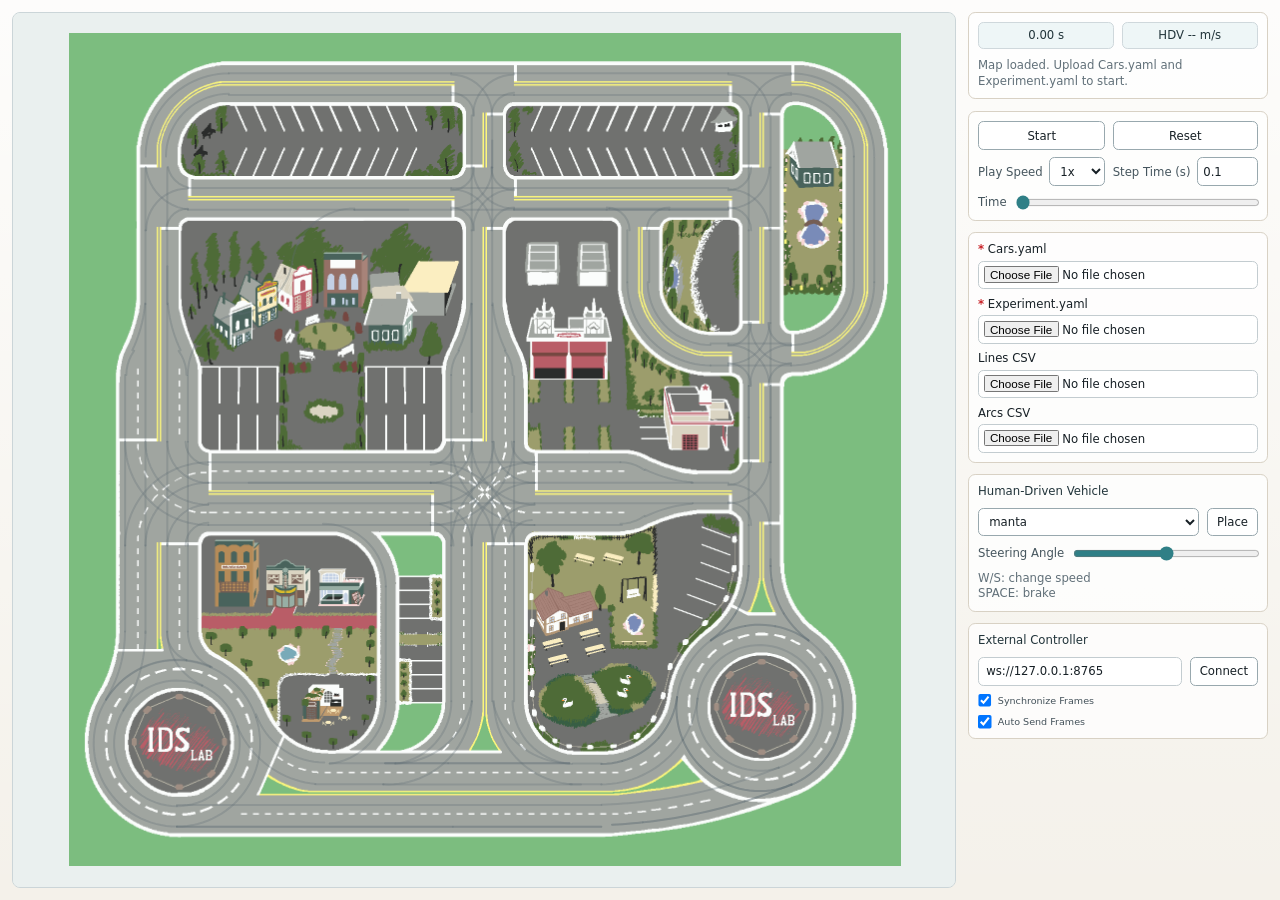
<file: index.html>
<!doctype html>
<html lang="en">
  <head>
    <meta charset="utf-8">
    <meta name="viewport" content="width=device-width, initial-scale=1">
    <title>IDS3C Simulator</title>
    <link rel="stylesheet" href="styles.css">
  </head>
  <body>
    <main class="app-shell">
      <section class="controls" aria-label="Playback and file controls">
        <div class="transport">
          <button id="playButton" type="button">Start</button>
          <button id="resetButton" type="button">Reset</button>
          <label class="compact-control speed-control" for="speedSelect">
            <span>Play Speed</span>
            <select id="speedSelect">
              <option value="0.5">0.5x</option>
              <option value="1" selected>1x</option>
              <option value="2">2x</option>
              <option value="4">4x</option>
            </select>
          </label>
          <label class="compact-control step-control" for="simStepInput">
            <span>Step Time (s)</span>
            <input id="simStepInput" type="number" min="0.01" max="2" step="0.01" value="0.1">
          </label>
          <label class="slider-control time-control" for="timeSlider">
            <span>Time</span>
            <input id="timeSlider" type="range" min="0" max="1" value="0" step="0.001">
          </label>
        </div>

        <div class="file-grid">
          <label class="required-file">
            <span><span aria-hidden="true">*</span> Cars.yaml</span>
            <input id="carsInput" type="file" accept=".yaml,.yml,text/yaml,text/plain">
          </label>
          <label class="required-file">
            <span><span aria-hidden="true">*</span> Experiment.yaml</span>
            <input id="experimentInput" type="file" accept=".yaml,.yml,text/yaml,text/plain">
          </label>
          <label>
            Lines CSV
            <input id="linesInput" type="file" accept=".csv,text/csv">
          </label>
          <label>
            Arcs CSV
            <input id="arcsInput" type="file" accept=".csv,text/csv">
          </label>
        </div>

        <div class="hdv-panel" aria-label="Human-Driven Vehicle controls">
          <h2>Human-Driven Vehicle</h2>
          <select id="hdvVersionSelect" aria-label="Human-driven vehicle type">
            <option value="lotus">lotus</option>
            <option value="manta" selected>manta</option>
          </select>
          <button id="placeHdvButton" type="button">Place</button>
          <label class="slider-control steering-control" for="hdvSteeringSlider">
            <span>Steering Angle</span>
            <input id="hdvSteeringSlider" type="range" min="-45" max="45" value="0" step="1">
          </label>
          <p class="hdv-instructions">W/S: change speed<br>SPACE: brake</p>
        </div>

        <div class="external-panel" aria-label="External controller controls">
          <h2>External Controller</h2>
          <input id="externalUrlInput" type="url" value="ws://127.0.0.1:8765" aria-label="External controller WebSocket URL">
          <button id="externalConnectButton" type="button">Connect</button>
          <label class="external-checkbox" title="Wait for an external command before advancing each frame.">
            <input id="externalCommandLockInput" type="checkbox" checked>
            <span>Synchronize Frames</span>
          </label>
          <label class="external-checkbox" title="Automatically push frame messages without waiting for getFrame requests.">
            <input id="externalAutoFrameInput" type="checkbox" checked>
            <span>Auto Send Frames</span>
          </label>
        </div>
      </section>

      <header class="topbar">
        <div class="stats" aria-live="polite">
          <span id="timeReadout">0.00 s</span>
          <span id="vehicleReadout">HDV -- m/s</span>
        </div>
        <p id="status">Loading default map...</p>
      </header>

      <section class="viewport" aria-label="Simulation viewport">
        <canvas id="scene" width="1200" height="760"></canvas>
      </section>
    </main>

    <div id="errorDialog" class="modal" role="dialog" aria-modal="true" aria-labelledby="errorTitle" hidden>
      <div class="modal-panel">
        <h2 id="errorTitle">Simulation not ready</h2>
        <p id="errorMessage"></p>
        <button id="errorCloseButton" type="button">OK</button>
      </div>
    </div>

    <script src="viewer.js"></script>
  </body>
</html>
</file>
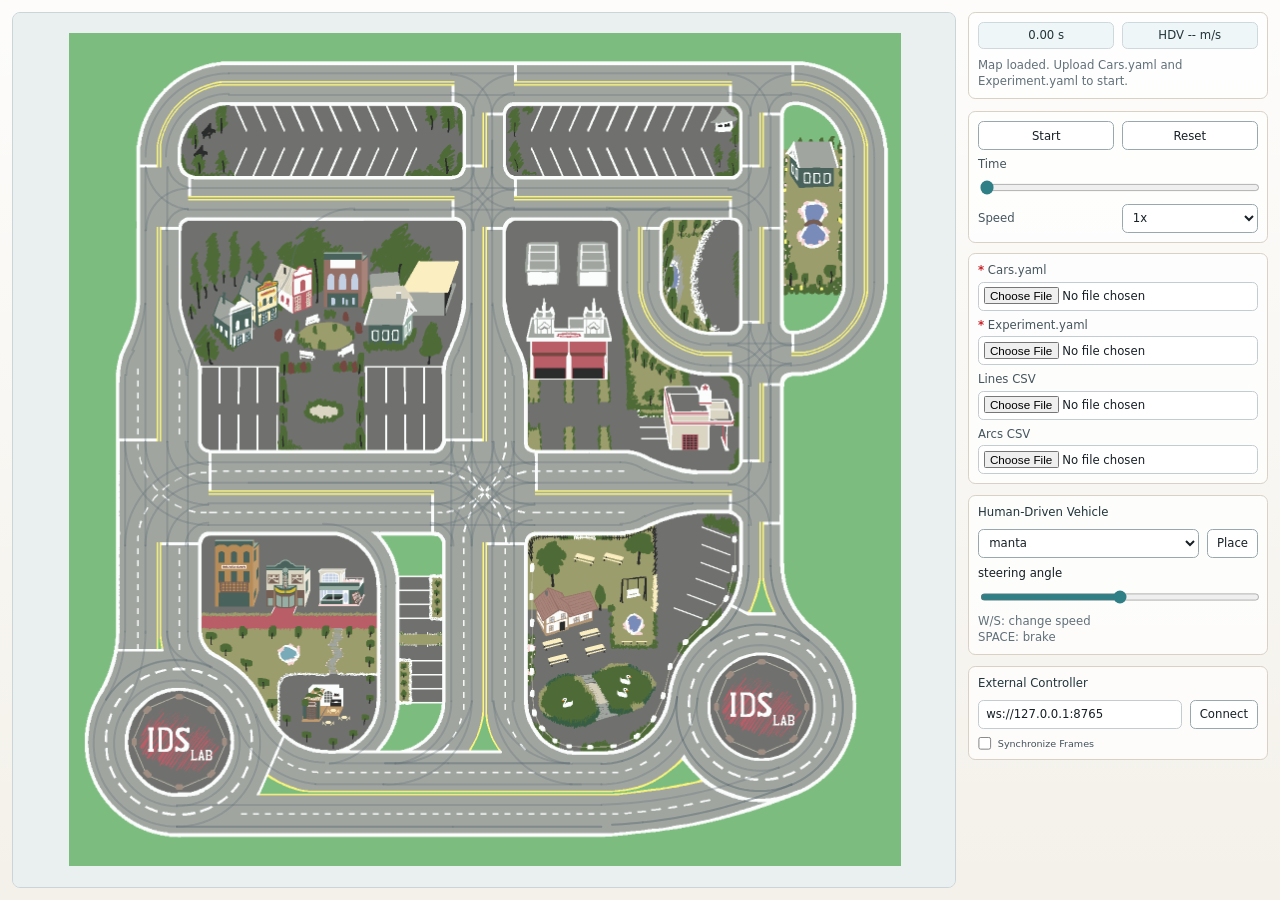
<file: viewer/index.html>
<!doctype html>
<html lang="en">
  <head>
    <meta charset="utf-8">
    <meta name="viewport" content="width=device-width, initial-scale=1">
    <title>IDS3C Simulator</title>
    <link rel="stylesheet" href="styles.css">
  </head>
  <body>
    <main class="app-shell">
      <section class="controls" aria-label="Playback and file controls">
        <div class="transport">
          <button id="playButton" type="button">Start</button>
          <button id="resetButton" type="button">Reset</button>
          <label class="slider-label" for="timeSlider">Time</label>
          <input id="timeSlider" type="range" min="0" max="1" value="0" step="0.001">
          <label class="speed-label" for="speedSelect">Speed</label>
          <select id="speedSelect">
            <option value="0.5">0.5x</option>
            <option value="1" selected>1x</option>
            <option value="2">2x</option>
            <option value="4">4x</option>
          </select>
        </div>

        <div class="file-grid">
          <label class="required-file">
            <span><span aria-hidden="true">*</span> Cars.yaml</span>
            <input id="carsInput" type="file" accept=".yaml,.yml,text/yaml,text/plain">
          </label>
          <label class="required-file">
            <span><span aria-hidden="true">*</span> Experiment.yaml</span>
            <input id="experimentInput" type="file" accept=".yaml,.yml,text/yaml,text/plain">
          </label>
          <label>
            Lines CSV
            <input id="linesInput" type="file" accept=".csv,text/csv">
          </label>
          <label>
            Arcs CSV
            <input id="arcsInput" type="file" accept=".csv,text/csv">
          </label>
        </div>

        <div class="hdv-panel" aria-label="Human-Driven Vehicle controls">
          <h2>Human-Driven Vehicle</h2>
          <select id="hdvVersionSelect" aria-label="Human-driven vehicle type">
            <option value="lotus">lotus</option>
            <option value="manta" selected>manta</option>
          </select>
          <button id="placeHdvButton" type="button">Place</button>
          <label class="steering-label" for="hdvSteeringSlider">steering angle</label>
          <input id="hdvSteeringSlider" type="range" min="-45" max="45" value="0" step="1">
          <p class="hdv-instructions">W/S: change speed<br>SPACE: brake</p>
        </div>

        <div class="external-panel" aria-label="External controller controls">
          <h2>External Controller</h2>
          <input id="externalUrlInput" type="url" value="ws://127.0.0.1:8765" aria-label="External controller WebSocket URL">
          <button id="externalConnectButton" type="button">Connect</button>
          <label class="external-checkbox" title="Wait for an external command before advancing each frame.">
            <input id="externalCommandLockInput" type="checkbox">
            <span>Synchronize Frames</span>
          </label>
        </div>
      </section>

      <header class="topbar">
        <div class="stats" aria-live="polite">
          <span id="timeReadout">0.00 s</span>
          <span id="vehicleReadout">HDV -- m/s</span>
        </div>
        <p id="status">Loading default map...</p>
      </header>

      <section class="viewport" aria-label="Simulation viewport">
        <canvas id="scene" width="1200" height="760"></canvas>
      </section>
    </main>

    <div id="errorDialog" class="modal" role="dialog" aria-modal="true" aria-labelledby="errorTitle" hidden>
      <div class="modal-panel">
        <h2 id="errorTitle">Simulation not ready</h2>
        <p id="errorMessage"></p>
        <button id="errorCloseButton" type="button">OK</button>
      </div>
    </div>

    <script src="viewer.js"></script>
  </body>
</html>
</file>
<file: styles.css>
:root {
  color-scheme: light;
  font-family: Inter, ui-sans-serif, system-ui, -apple-system, BlinkMacSystemFont, "Segoe UI", sans-serif;
  font-size: 13px;
  --ui-scale: 0.9;
  background: #f4f1ea;
  color: #172026;
}

* {
  box-sizing: border-box;
}

body {
  margin: 0;
  min-height: 100vh;
  font-size: 1rem;
  background:
    linear-gradient(180deg, rgba(255, 255, 255, 0.82), rgba(255, 255, 255, 0)),
    #f4f1ea;
}

button,
input,
select {
  font: inherit;
}

.app-shell {
  display: grid;
  grid-template-columns: minmax(0, 1fr) minmax(250px, 300px);
  grid-template-rows: auto minmax(0, 1fr);
  grid-template-areas:
    "viewport status"
    "viewport controls";
  gap: 12px;
  min-height: 100vh;
  padding: 12px;
}

.topbar,
.file-grid,
.hdv-panel,
.external-panel,
.transport {
  display: flex;
  align-items: stretch;
  justify-content: flex-start;
  gap: 10px;
  padding: 10px;
  border: 1px solid #d8d1c4;
  border-radius: 8px;
  background: rgba(255, 255, 255, 0.78);
}

.controls {
  grid-area: controls;
  display: flex;
  flex-direction: column;
  gap: 12px;
  zoom: var(--ui-scale);
}

.topbar {
  grid-area: status;
  flex-direction: column;
  align-self: start;
  zoom: var(--ui-scale);
}

p {
  margin: 0;
  color: #617079;
  line-height: 1.35;
}

.stats {
  display: grid;
  grid-template-columns: 1fr 1fr;
  gap: 8px;
}

.stats span {
  min-width: 0;
  padding: 6px 8px;
  border: 1px solid #cfd8dc;
  border-radius: 6px;
  background: #eef6f7;
  color: #21343a;
  text-align: center;
  font-variant-numeric: tabular-nums;
}

.viewport {
  grid-area: viewport;
  min-width: 0;
  min-height: 0;
  width: 100%;
  height: calc(100vh - 24px);
  border: 1px solid #cbd5d8;
  border-radius: 8px;
  overflow: hidden;
  background: #eaf0ef;
}

canvas {
  display: block;
  width: 100%;
  height: 100%;
}

.transport {
  grid-template-columns: minmax(0, 1fr) minmax(72px, auto);
  align-items: center;
  gap: 8px;
}

.transport,
.file-grid {
  display: grid;
}

.transport .time-control {
  grid-column: 1 / -1;
}

button,
select {
  min-height: 32px;
  border: 1px solid #98a8ae;
  border-radius: 6px;
  background: #ffffff;
  color: #172026;
}

button {
  padding: 0 10px;
  cursor: pointer;
}

button:hover {
  background: #f0f6f7;
}

select {
  padding: 0 8px;
}

.transport input[type="number"] {
  width: 68px;
  min-height: 32px;
  padding: 0 6px;
  border: 1px solid #98a8ae;
  border-radius: 6px;
  background: #ffffff;
  color: #172026;
}

input[type="range"] {
  width: 100%;
  accent-color: #2f7f86;
}

.slider-control {
  display: grid;
  grid-template-columns: auto minmax(0, 1fr);
  align-items: center;
  gap: 8px;
  min-width: 0;
  color: #46565e;
  white-space: nowrap;
}

.file-grid label {
  color: #172026;
  white-space: nowrap;
}

.slider-control input {
  min-width: 0;
}

.compact-control {
  display: flex;
  align-items: center;
  gap: 7px;
  min-width: 0;
  color: #46565e;
  white-space: nowrap;
}

.compact-control select,
.compact-control input {
  min-width: 0;
}

.speed-control select {
  width: 76px;
}

.step-control {
  justify-self: end;
}

.file-grid {
  grid-template-columns: 1fr;
  gap: 8px;
  align-items: end;
}

.file-grid label {
  display: grid;
  gap: 5px;
}

.required-file > span > span {
  color: #c82127;
  font-weight: 700;
}

input[type="file"] {
  max-width: 100%;
  min-height: 32px;
  padding: 5px;
  border: 1px solid #c3ccd0;
  border-radius: 6px;
  background: #ffffff;
  color: #172026;
}

.hdv-panel {
  display: grid;
  grid-template-columns: minmax(0, 1fr) auto;
  gap: 9px;
}

.hdv-panel h2,
.external-panel h2 {
  grid-column: 1 / -1;
  margin: 0;
  color: #21343a;
  font-size: inherit;
  font-weight: 400;
  line-height: 1.35;
}

#placeHdvButton.is-placing,
#playButton.is-playing {
  border-color: #216fb8;
  background: #e6f2ff;
  color: #124f86;
}

.hdv-instructions {
  grid-column: 1 / -1;
  min-height: 18px;
}

.steering-control {
  grid-column: 1 / -1;
}

canvas.is-placing-hdv {
  cursor: crosshair;
}

.external-panel {
  display: grid;
  grid-template-columns: minmax(0, 1fr) auto;
  gap: 9px;
}

.external-panel input[type="url"] {
  min-width: 0;
  min-height: 32px;
  padding: 0 8px;
  border: 1px solid #c3ccd0;
  border-radius: 6px;
  background: #ffffff;
  color: #172026;
}

.external-checkbox {
  grid-column: 1 / -1;
  display: flex;
  align-items: center;
  gap: 7px;
  color: #44525a;
  font-size: 0.82rem;
  line-height: 1.2;
  cursor: pointer;
}

.external-checkbox input {
  width: 15px;
  height: 15px;
  min-width: 15px;
  min-height: 15px;
  margin: 0;
  padding: 0;
  cursor: pointer;
}

.modal {
  position: fixed;
  inset: 0;
  display: grid;
  place-items: center;
  padding: 18px;
  background: rgba(23, 32, 38, 0.38);
  z-index: 20;
}

.modal[hidden] {
  display: none;
}

.modal-panel {
  width: min(420px, 100%);
  padding: 18px;
  border: 1px solid #d6c8c6;
  border-radius: 8px;
  background: #fffdf9;
  box-shadow: 0 18px 45px rgba(23, 32, 38, 0.22);
}

.modal-panel h2 {
  margin: 0 0 8px;
  font-size: 1rem;
}

.modal-panel p {
  margin: 0 0 16px;
  color: #46565e;
  line-height: 1.45;
}

@media (max-width: 900px) {
  .app-shell {
    grid-template-columns: 1fr;
    grid-template-rows: auto auto auto;
    grid-template-areas:
      "status"
      "controls"
      "viewport";
  }

  .topbar,
  .controls {
    align-items: stretch;
  }

  .viewport {
    height: clamp(340px, 62vh, 620px);
  }

  .file-grid {
    grid-template-columns: repeat(2, minmax(120px, 1fr));
  }
}

@media (max-width: 640px) {
  .app-shell {
    padding: 10px;
  }

  .viewport {
    height: clamp(300px, 56vh, 460px);
  }

  .transport {
    grid-template-columns: 1fr 1fr;
  }

  .time-control {
    grid-column: 1 / -1;
  }

  .file-grid {
    grid-template-columns: 1fr;
  }

  .stats {
    grid-template-columns: 1fr;
  }
}
</file>
<file: viewer/styles.css>
:root {
  color-scheme: light;
  font-family: Inter, ui-sans-serif, system-ui, -apple-system, BlinkMacSystemFont, "Segoe UI", sans-serif;
  font-size: 13px;
  --ui-scale: 0.9;
  background: #f4f1ea;
  color: #172026;
}

* {
  box-sizing: border-box;
}

body {
  margin: 0;
  min-height: 100vh;
  font-size: 1rem;
  background:
    linear-gradient(180deg, rgba(255, 255, 255, 0.82), rgba(255, 255, 255, 0)),
    #f4f1ea;
}

button,
input,
select {
  font: inherit;
}

.app-shell {
  display: grid;
  grid-template-columns: minmax(0, 1fr) minmax(250px, 300px);
  grid-template-rows: auto minmax(0, 1fr);
  grid-template-areas:
    "viewport status"
    "viewport controls";
  gap: 12px;
  min-height: 100vh;
  padding: 12px;
}

.topbar,
.file-grid,
.hdv-panel,
.external-panel,
.transport {
  display: flex;
  align-items: stretch;
  justify-content: flex-start;
  gap: 10px;
  padding: 10px;
  border: 1px solid #d8d1c4;
  border-radius: 8px;
  background: rgba(255, 255, 255, 0.78);
}

.controls {
  grid-area: controls;
  display: flex;
  flex-direction: column;
  gap: 12px;
  zoom: var(--ui-scale);
}

.topbar {
  grid-area: status;
  flex-direction: column;
  align-self: start;
  zoom: var(--ui-scale);
}

p {
  margin: 0;
  color: #617079;
  line-height: 1.35;
}

.stats {
  display: grid;
  grid-template-columns: 1fr 1fr;
  gap: 8px;
}

.stats span {
  min-width: 0;
  padding: 6px 8px;
  border: 1px solid #cfd8dc;
  border-radius: 6px;
  background: #eef6f7;
  color: #21343a;
  text-align: center;
  font-variant-numeric: tabular-nums;
}

.viewport {
  grid-area: viewport;
  min-width: 0;
  min-height: 0;
  width: 100%;
  height: calc(100vh - 24px);
  border: 1px solid #cbd5d8;
  border-radius: 8px;
  overflow: hidden;
  background: #eaf0ef;
}

canvas {
  display: block;
  width: 100%;
  height: 100%;
}

.transport {
  grid-template-columns: 1fr 1fr;
  align-items: center;
  gap: 8px;
}

.transport,
.file-grid {
  display: grid;
}

.transport .slider-label,
.transport input[type="range"] {
  grid-column: 1 / -1;
}

.transport .speed-label {
  justify-self: start;
}

button,
select {
  min-height: 32px;
  border: 1px solid #98a8ae;
  border-radius: 6px;
  background: #ffffff;
  color: #172026;
}

button {
  padding: 0 10px;
  cursor: pointer;
}

button:hover {
  background: #f0f6f7;
}

select {
  padding: 0 8px;
}

input[type="range"] {
  width: 100%;
  accent-color: #2f7f86;
}

.slider-label,
.speed-label,
.file-grid label {
  color: #46565e;
  white-space: nowrap;
}

.file-grid {
  grid-template-columns: 1fr;
  gap: 8px;
  align-items: end;
}

.file-grid label {
  display: grid;
  gap: 5px;
}

.required-file > span > span {
  color: #c82127;
  font-weight: 700;
}

input[type="file"] {
  max-width: 100%;
  min-height: 32px;
  padding: 5px;
  border: 1px solid #c3ccd0;
  border-radius: 6px;
  background: #ffffff;
  color: #172026;
}

.hdv-panel {
  display: grid;
  grid-template-columns: minmax(0, 1fr) auto;
  gap: 9px;
}

.hdv-panel h2,
.external-panel h2 {
  grid-column: 1 / -1;
  margin: 0;
  color: #21343a;
  font-size: inherit;
  font-weight: 400;
  line-height: 1.35;
}

#placeHdvButton.is-placing,
#playButton.is-playing {
  border-color: #216fb8;
  background: #e6f2ff;
  color: #124f86;
}

.hdv-instructions {
  grid-column: 1 / -1;
  min-height: 18px;
}

.steering-label,
#hdvSteeringSlider {
  grid-column: 1 / -1;
}

canvas.is-placing-hdv {
  cursor: crosshair;
}

.external-panel {
  display: grid;
  grid-template-columns: minmax(0, 1fr) auto;
  gap: 9px;
}

.external-panel input[type="url"] {
  min-width: 0;
  min-height: 32px;
  padding: 0 8px;
  border: 1px solid #c3ccd0;
  border-radius: 6px;
  background: #ffffff;
  color: #172026;
}

.external-checkbox {
  grid-column: 1 / -1;
  display: flex;
  align-items: center;
  gap: 7px;
  color: #44525a;
  font-size: 0.82rem;
  line-height: 1.2;
  cursor: pointer;
}

.external-checkbox input {
  width: 15px;
  height: 15px;
  min-width: 15px;
  min-height: 15px;
  margin: 0;
  padding: 0;
  cursor: pointer;
}

.modal {
  position: fixed;
  inset: 0;
  display: grid;
  place-items: center;
  padding: 18px;
  background: rgba(23, 32, 38, 0.38);
  z-index: 20;
}

.modal[hidden] {
  display: none;
}

.modal-panel {
  width: min(420px, 100%);
  padding: 18px;
  border: 1px solid #d6c8c6;
  border-radius: 8px;
  background: #fffdf9;
  box-shadow: 0 18px 45px rgba(23, 32, 38, 0.22);
}

.modal-panel h2 {
  margin: 0 0 8px;
  font-size: 1rem;
}

.modal-panel p {
  margin: 0 0 16px;
  color: #46565e;
  line-height: 1.45;
}

@media (max-width: 900px) {
  .app-shell {
    grid-template-columns: 1fr;
    grid-template-rows: auto auto auto;
    grid-template-areas:
      "status"
      "controls"
      "viewport";
  }

  .topbar,
  .controls {
    align-items: stretch;
  }

  .viewport {
    height: clamp(340px, 62vh, 620px);
  }

  .file-grid {
    grid-template-columns: repeat(2, minmax(120px, 1fr));
  }
}

@media (max-width: 640px) {
  .app-shell {
    padding: 10px;
  }

  .viewport {
    height: clamp(300px, 56vh, 460px);
  }

  .transport {
    grid-template-columns: 1fr 1fr;
  }

  .transport input[type="range"],
  .slider-label {
    grid-column: 1 / -1;
  }

  .file-grid {
    grid-template-columns: 1fr;
  }

  .stats {
    grid-template-columns: 1fr;
  }
}
</file>
